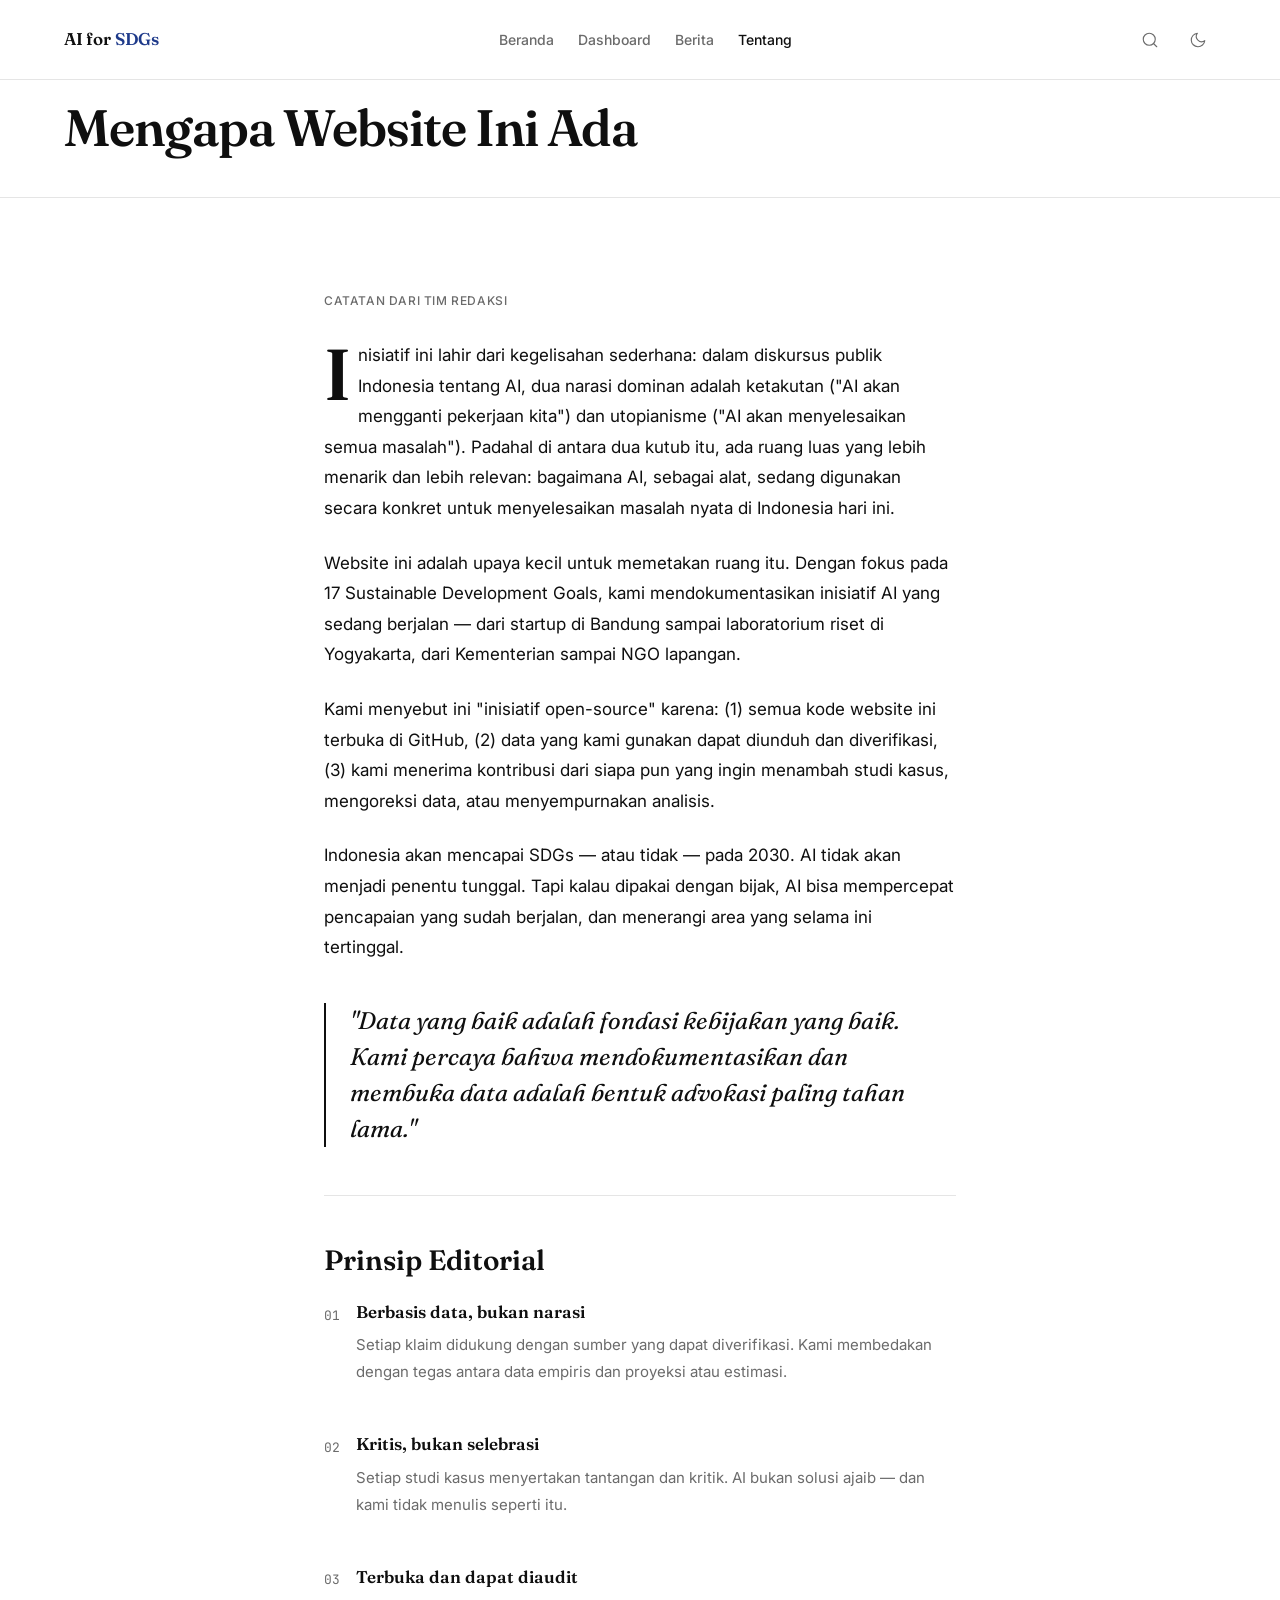
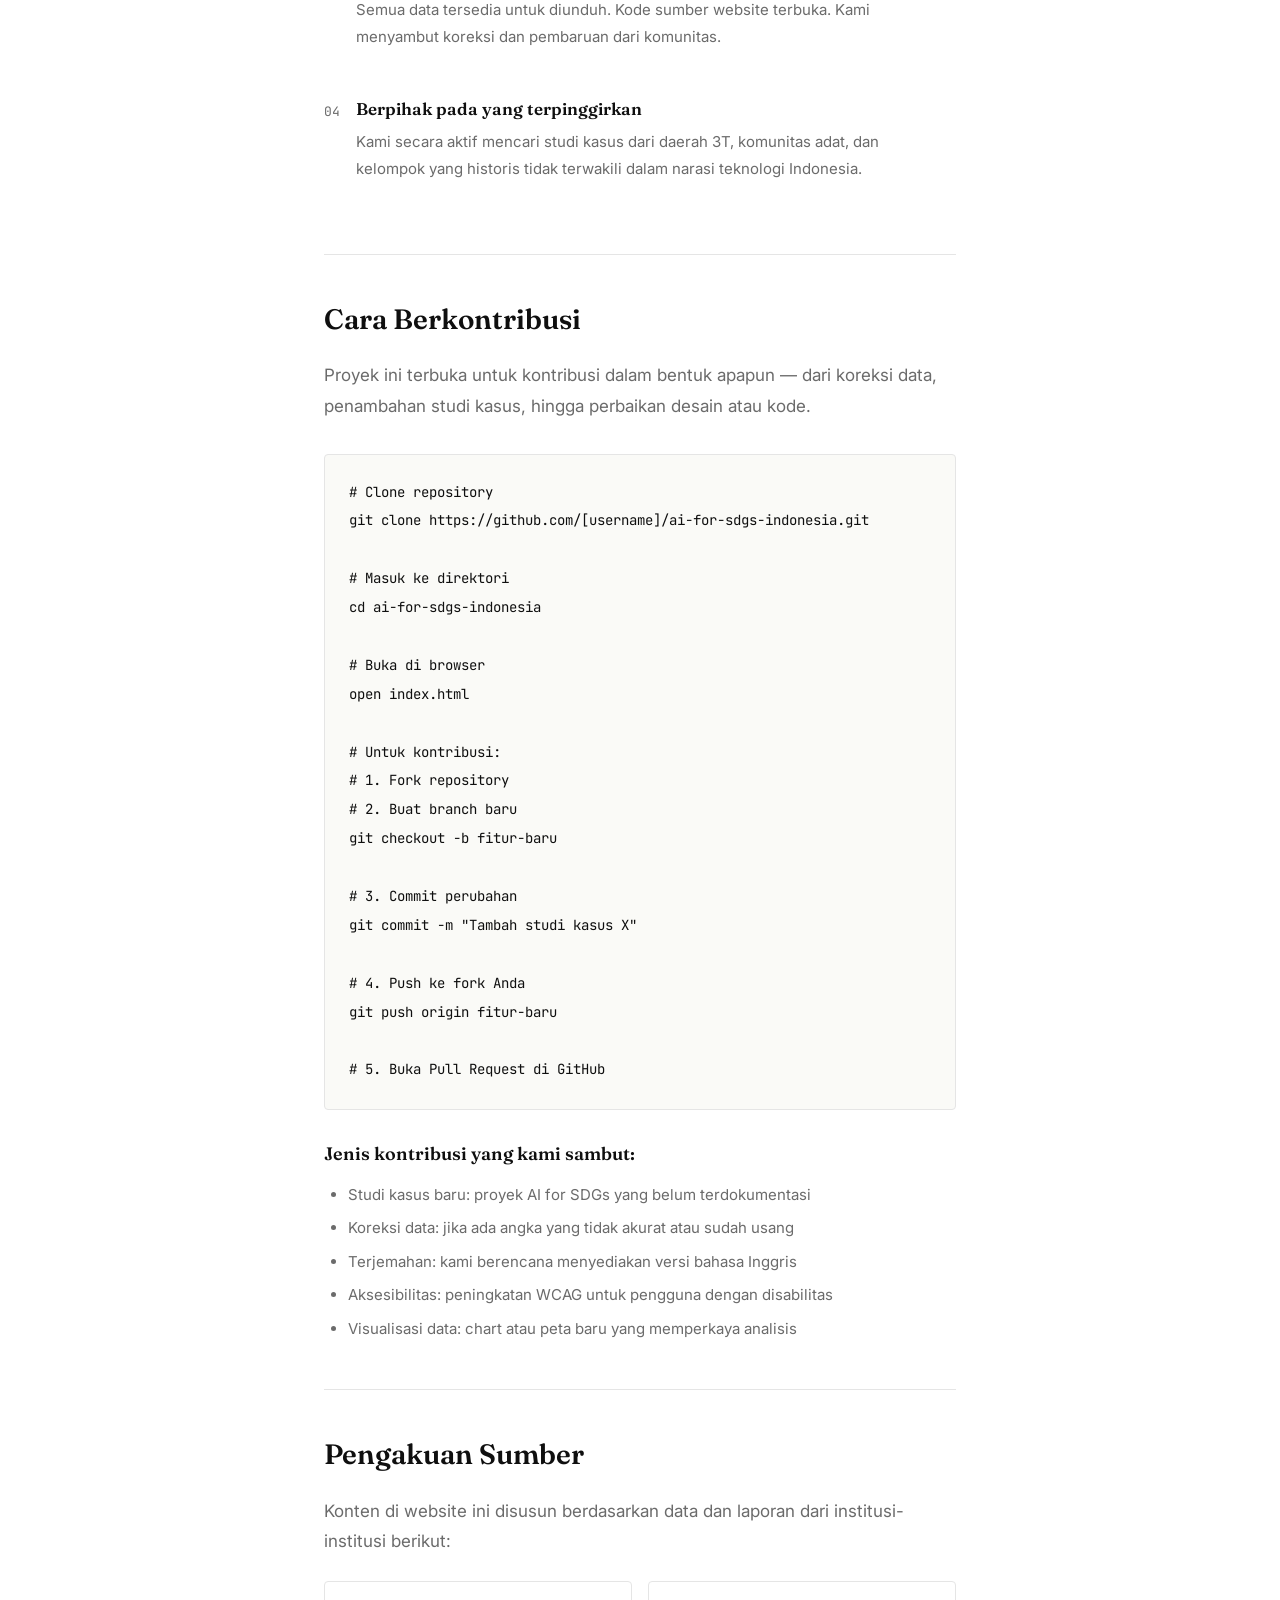
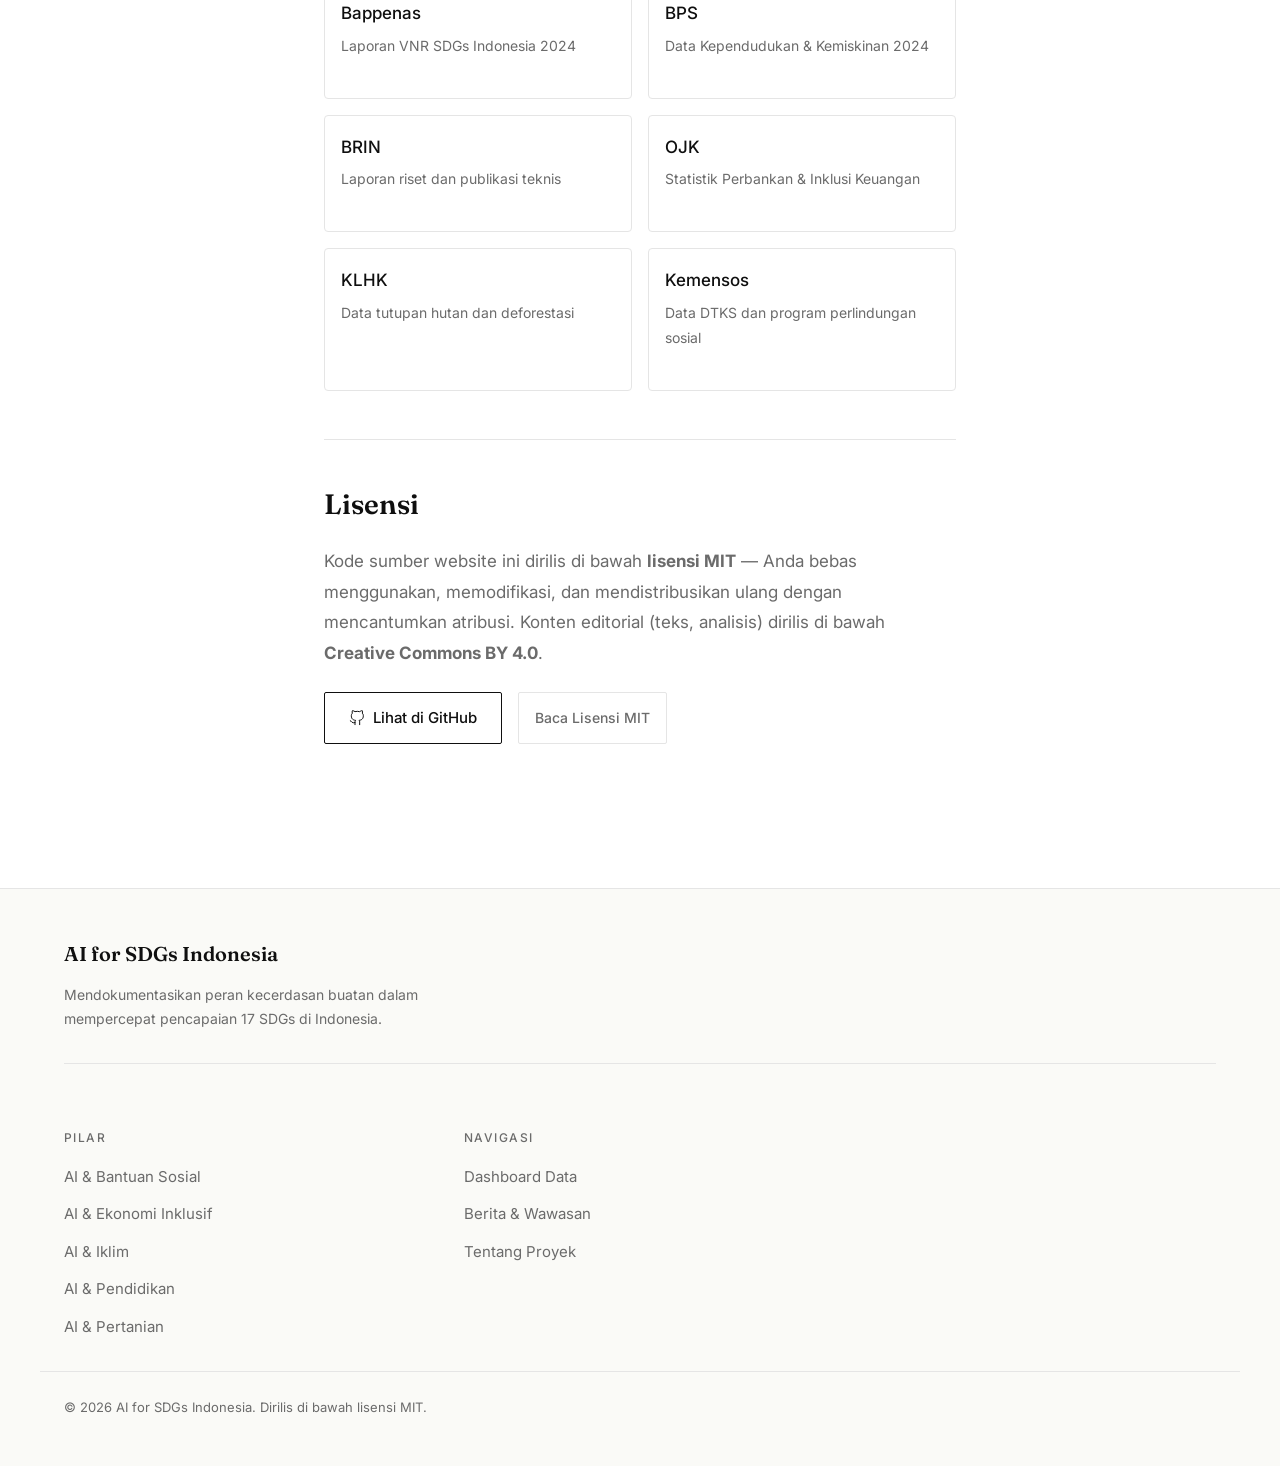
<file: ai-for-sdgs-indonesia/about.html>
<!DOCTYPE html>
<html lang="id" data-theme="light">
<head>
  <meta charset="UTF-8">
  <meta name="viewport" content="width=device-width, initial-scale=1.0">
  <meta name="description" content="Tentang inisiatif open-source AI for SDGs Indonesia — mengapa kami membuat ini dan bagaimana Anda bisa berkontribusi.">
  <title>Tentang Proyek — AI for SDGs Indonesia</title>
  <link rel="stylesheet" href="css/reset.css">
  <link rel="stylesheet" href="css/tokens.css">
  <link rel="stylesheet" href="css/base.css">
  <link rel="stylesheet" href="css/components.css">
  <link rel="stylesheet" href="css/layout.css">
  <link rel="stylesheet" href="css/pages.css">
  <script src="js/theme.js"></script>
</head>
<body>

<!-- NAVIGATION -->
<nav class="nav" role="navigation" aria-label="Navigasi utama">
  <div class="nav__inner">
    <a href="index.html" class="nav__logo" aria-label="AI for SDGs Indonesia — Beranda">AI for <span>SDGs</span></a>
    <div class="nav__links" role="list">
      <a href="index.html" class="nav__link" role="listitem">Beranda</a>
      <a href="dashboard.html" class="nav__link" role="listitem">Dashboard</a>
      <a href="news.html" class="nav__link" role="listitem">Berita</a>
      <a href="about.html" class="nav__link active" role="listitem">Tentang</a>
    </div>
    <div class="nav__actions">
      <button class="nav__icon-btn" data-search-open aria-label="Buka pencarian">
        <svg width="18" height="18" viewBox="0 0 24 24" fill="none" stroke="currentColor" stroke-width="1.5" stroke-linecap="round" stroke-linejoin="round" aria-hidden="true"><circle cx="11" cy="11" r="8"/><line x1="21" y1="21" x2="16.65" y2="16.65"/></svg>
      </button>
      <button class="nav__icon-btn" id="theme-toggle" aria-label="Aktifkan mode gelap">
        <svg class="icon-moon" width="18" height="18" viewBox="0 0 24 24" fill="none" stroke="currentColor" stroke-width="1.5" stroke-linecap="round" stroke-linejoin="round" aria-hidden="true"><path d="M21 12.79A9 9 0 1 1 11.21 3 7 7 0 0 0 21 12.79z"/></svg>
        <svg class="icon-sun" width="18" height="18" viewBox="0 0 24 24" fill="none" stroke="currentColor" stroke-width="1.5" stroke-linecap="round" stroke-linejoin="round" aria-hidden="true" style="display:none"><circle cx="12" cy="12" r="5"/><line x1="12" y1="1" x2="12" y2="3"/><line x1="12" y1="21" x2="12" y2="23"/><line x1="4.22" y1="4.22" x2="5.64" y2="5.64"/><line x1="18.36" y1="18.36" x2="19.78" y2="19.78"/><line x1="1" y1="12" x2="3" y2="12"/><line x1="21" y1="12" x2="23" y2="12"/><line x1="4.22" y1="19.78" x2="5.64" y2="18.36"/><line x1="18.36" y1="5.64" x2="19.78" y2="4.22"/></svg>
      </button>
      <button class="nav__hamburger" aria-label="Buka menu" aria-expanded="false">
        <svg width="20" height="20" viewBox="0 0 24 24" fill="none" stroke="currentColor" stroke-width="1.5" stroke-linecap="round" stroke-linejoin="round" aria-hidden="true"><line x1="3" y1="6" x2="21" y2="6"/><line x1="3" y1="12" x2="21" y2="12"/><line x1="3" y1="18" x2="21" y2="18"/></svg>
      </button>
    </div>
  </div>
</nav>

<!-- MOBILE MENU -->
<div class="mobile-menu" id="mobile-menu" role="dialog" aria-label="Menu navigasi" aria-modal="true">
  <button class="mobile-menu__close" aria-label="Tutup menu">
    <svg width="24" height="24" viewBox="0 0 24 24" fill="none" stroke="currentColor" stroke-width="1.5" stroke-linecap="round" stroke-linejoin="round" aria-hidden="true"><line x1="18" y1="6" x2="6" y2="18"/><line x1="6" y1="6" x2="18" y2="18"/></svg>
  </button>
  <nav class="mobile-menu__links">
    <a href="index.html" class="mobile-menu__link">Beranda</a>
    <a href="dashboard.html" class="mobile-menu__link">Dashboard</a>
    <a href="news.html" class="mobile-menu__link">Berita</a>
    <a href="about.html" class="mobile-menu__link">Tentang</a>
  </nav>
</div>

<!-- SEARCH MODAL -->
<div class="search-modal" role="dialog" aria-label="Pencarian" aria-modal="true">
  <button class="search-modal__close" aria-label="Tutup pencarian">
    <svg width="24" height="24" viewBox="0 0 24 24" fill="none" stroke="currentColor" stroke-width="1.5" stroke-linecap="round" stroke-linejoin="round" aria-hidden="true"><line x1="18" y1="6" x2="6" y2="18"/><line x1="6" y1="6" x2="18" y2="18"/></svg>
  </button>
  <div class="search-modal__input-wrap">
    <svg width="24" height="24" viewBox="0 0 24 24" fill="none" stroke="currentColor" stroke-width="1.5" stroke-linecap="round" stroke-linejoin="round" aria-hidden="true" style="flex-shrink:0;color:var(--color-text-muted)"><circle cx="11" cy="11" r="8"/><line x1="21" y1="21" x2="16.65" y2="16.65"/></svg>
    <input type="search" class="search-modal__input" placeholder="Cari topik, pilar, atau halaman..." aria-label="Cari konten">
  </div>
  <div class="search-modal__results" role="list" aria-live="polite"></div>
</div>

<!-- ABOUT HEADER -->
<header class="about-header page-wrapper" role="banner">
  <div class="container">
    <p class="eyebrow" style="margin-bottom:1rem">TENTANG PROYEK</p>
    <h1 style="font-size:clamp(2rem,4vw,3.5rem);max-width:18ch">Mengapa Website Ini Ada</h1>
  </div>
</header>

<!-- MAIN CONTENT -->
<main id="main-content">
  <div class="about-letter">

    <!-- Letter from the editor -->
    <section aria-labelledby="letter-title">
      <h2 id="letter-title" style="font-size:1.125rem;font-weight:500;font-family:'Inter',sans-serif;color:var(--color-text-muted);margin-bottom:2rem;letter-spacing:0.05em;text-transform:uppercase;font-size:0.75rem">Catatan dari Tim Redaksi</h2>

      <p class="drop-cap">
        Inisiatif ini lahir dari kegelisahan sederhana: dalam diskursus publik Indonesia tentang AI, dua narasi dominan adalah ketakutan ("AI akan mengganti pekerjaan kita") dan utopianisme ("AI akan menyelesaikan semua masalah"). Padahal di antara dua kutub itu, ada ruang luas yang lebih menarik dan lebih relevan: bagaimana AI, sebagai alat, sedang digunakan secara konkret untuk menyelesaikan masalah nyata di Indonesia hari ini.
      </p>
      <p>
        Website ini adalah upaya kecil untuk memetakan ruang itu. Dengan fokus pada 17 Sustainable Development Goals, kami mendokumentasikan inisiatif AI yang sedang berjalan — dari startup di Bandung sampai laboratorium riset di Yogyakarta, dari Kementerian sampai NGO lapangan.
      </p>
      <p>
        Kami menyebut ini "inisiatif open-source" karena: (1) semua kode website ini terbuka di GitHub, (2) data yang kami gunakan dapat diunduh dan diverifikasi, (3) kami menerima kontribusi dari siapa pun yang ingin menambah studi kasus, mengoreksi data, atau menyempurnakan analisis.
      </p>
      <p>
        Indonesia akan mencapai SDGs — atau tidak — pada 2030. AI tidak akan menjadi penentu tunggal. Tapi kalau dipakai dengan bijak, AI bisa mempercepat pencapaian yang sudah berjalan, dan menerangi area yang selama ini tertinggal.
      </p>

      <blockquote class="pull-quote">
        "Data yang baik adalah fondasi kebijakan yang baik. Kami percaya bahwa mendokumentasikan dan membuka data adalah bentuk advokasi paling tahan lama."
      </blockquote>
    </section>

    <hr class="separator" style="margin:3rem 0">

    <!-- Prinsip editorial -->
    <section aria-labelledby="principles-title">
      <h2 id="principles-title">Prinsip Editorial</h2>
      <div style="margin-top:1.5rem;display:flex;flex-direction:column;gap:1.5rem">
        <div style="display:grid;grid-template-columns:auto 1fr;gap:1rem;align-items:start">
          <span style="font-family:'JetBrains Mono',monospace;font-size:0.8125rem;color:var(--color-text-muted);padding-top:0.2rem">01</span>
          <div>
            <h3 style="font-size:1.0625rem;margin-bottom:0.5rem">Berbasis data, bukan narasi</h3>
            <p style="font-size:0.9375rem;color:var(--color-text-muted)">Setiap klaim didukung dengan sumber yang dapat diverifikasi. Kami membedakan dengan tegas antara data empiris dan proyeksi atau estimasi.</p>
          </div>
        </div>
        <div style="display:grid;grid-template-columns:auto 1fr;gap:1rem;align-items:start">
          <span style="font-family:'JetBrains Mono',monospace;font-size:0.8125rem;color:var(--color-text-muted);padding-top:0.2rem">02</span>
          <div>
            <h3 style="font-size:1.0625rem;margin-bottom:0.5rem">Kritis, bukan selebrasi</h3>
            <p style="font-size:0.9375rem;color:var(--color-text-muted)">Setiap studi kasus menyertakan tantangan dan kritik. AI bukan solusi ajaib — dan kami tidak menulis seperti itu.</p>
          </div>
        </div>
        <div style="display:grid;grid-template-columns:auto 1fr;gap:1rem;align-items:start">
          <span style="font-family:'JetBrains Mono',monospace;font-size:0.8125rem;color:var(--color-text-muted);padding-top:0.2rem">03</span>
          <div>
            <h3 style="font-size:1.0625rem;margin-bottom:0.5rem">Terbuka dan dapat diaudit</h3>
            <p style="font-size:0.9375rem;color:var(--color-text-muted)">Semua data tersedia untuk diunduh. Kode sumber website terbuka. Kami menyambut koreksi dan pembaruan dari komunitas.</p>
          </div>
        </div>
        <div style="display:grid;grid-template-columns:auto 1fr;gap:1rem;align-items:start">
          <span style="font-family:'JetBrains Mono',monospace;font-size:0.8125rem;color:var(--color-text-muted);padding-top:0.2rem">04</span>
          <div>
            <h3 style="font-size:1.0625rem;margin-bottom:0.5rem">Berpihak pada yang terpinggirkan</h3>
            <p style="font-size:0.9375rem;color:var(--color-text-muted)">Kami secara aktif mencari studi kasus dari daerah 3T, komunitas adat, dan kelompok yang historis tidak terwakili dalam narasi teknologi Indonesia.</p>
          </div>
        </div>
      </div>
    </section>

    <hr class="separator" style="margin:3rem 0">

    <!-- Cara berkontribusi -->
    <section aria-labelledby="contribute-title">
      <h2 id="contribute-title">Cara Berkontribusi</h2>
      <p style="margin-top:1rem;margin-bottom:2rem;color:var(--color-text-muted)">
        Proyek ini terbuka untuk kontribusi dalam bentuk apapun — dari koreksi data, penambahan studi kasus, hingga perbaikan desain atau kode.
      </p>

      <pre><code># Clone repository
git clone https://github.com/[username]/ai-for-sdgs-indonesia.git

# Masuk ke direktori
cd ai-for-sdgs-indonesia

# Buka di browser
open index.html

# Untuk kontribusi:
# 1. Fork repository
# 2. Buat branch baru
git checkout -b fitur-baru

# 3. Commit perubahan
git commit -m "Tambah studi kasus X"

# 4. Push ke fork Anda
git push origin fitur-baru

# 5. Buka Pull Request di GitHub</code></pre>

      <div style="margin-top:2rem;display:flex;flex-direction:column;gap:1rem">
        <h3 style="font-size:1.125rem">Jenis kontribusi yang kami sambut:</h3>
        <ul style="list-style:disc;padding-left:1.5rem;display:flex;flex-direction:column;gap:0.5rem;color:var(--color-text-muted);font-size:0.9375rem">
          <li>Studi kasus baru: proyek AI for SDGs yang belum terdokumentasi</li>
          <li>Koreksi data: jika ada angka yang tidak akurat atau sudah usang</li>
          <li>Terjemahan: kami berencana menyediakan versi bahasa Inggris</li>
          <li>Aksesibilitas: peningkatan WCAG untuk pengguna dengan disabilitas</li>
          <li>Visualisasi data: chart atau peta baru yang memperkaya analisis</li>
        </ul>
      </div>
    </section>

    <hr class="separator" style="margin:3rem 0">

    <!-- Acknowledgments -->
    <section aria-labelledby="ack-title">
      <h2 id="ack-title">Pengakuan Sumber</h2>
      <p style="margin-top:1rem;margin-bottom:1.5rem;color:var(--color-text-muted)">
        Konten di website ini disusun berdasarkan data dan laporan dari institusi-institusi berikut:
      </p>
      <div style="display:grid;grid-template-columns:repeat(2,1fr);gap:1rem">
        <div style="padding:1rem;border:var(--border);border-radius:var(--radius-md)">
          <p style="font-weight:500;margin-bottom:0.25rem">Bappenas</p>
          <p style="font-size:0.875rem;color:var(--color-text-muted)">Laporan VNR SDGs Indonesia 2024</p>
        </div>
        <div style="padding:1rem;border:var(--border);border-radius:var(--radius-md)">
          <p style="font-weight:500;margin-bottom:0.25rem">BPS</p>
          <p style="font-size:0.875rem;color:var(--color-text-muted)">Data Kependudukan & Kemiskinan 2024</p>
        </div>
        <div style="padding:1rem;border:var(--border);border-radius:var(--radius-md)">
          <p style="font-weight:500;margin-bottom:0.25rem">BRIN</p>
          <p style="font-size:0.875rem;color:var(--color-text-muted)">Laporan riset dan publikasi teknis</p>
        </div>
        <div style="padding:1rem;border:var(--border);border-radius:var(--radius-md)">
          <p style="font-weight:500;margin-bottom:0.25rem">OJK</p>
          <p style="font-size:0.875rem;color:var(--color-text-muted)">Statistik Perbankan & Inklusi Keuangan</p>
        </div>
        <div style="padding:1rem;border:var(--border);border-radius:var(--radius-md)">
          <p style="font-weight:500;margin-bottom:0.25rem">KLHK</p>
          <p style="font-size:0.875rem;color:var(--color-text-muted)">Data tutupan hutan dan deforestasi</p>
        </div>
        <div style="padding:1rem;border:var(--border);border-radius:var(--radius-md)">
          <p style="font-weight:500;margin-bottom:0.25rem">Kemensos</p>
          <p style="font-size:0.875rem;color:var(--color-text-muted)">Data DTKS dan program perlindungan sosial</p>
        </div>
      </div>
    </section>

    <hr class="separator" style="margin:3rem 0">

    <!-- Lisensi -->
    <section aria-labelledby="license-title">
      <h2 id="license-title">Lisensi</h2>
      <p style="margin-top:1rem;color:var(--color-text-muted)">
        Kode sumber website ini dirilis di bawah <strong>lisensi MIT</strong> — Anda bebas menggunakan, memodifikasi, dan mendistribusikan ulang dengan mencantumkan atribusi. Konten editorial (teks, analisis) dirilis di bawah <strong>Creative Commons BY 4.0</strong>.
      </p>
      <div style="margin-top:1.5rem;display:flex;gap:1rem;flex-wrap:wrap">
        <a href="https://github.com" class="btn btn--secondary" target="_blank" rel="noopener noreferrer" aria-label="Lihat kode sumber di GitHub (tautan eksternal)">
          <svg width="16" height="16" viewBox="0 0 24 24" fill="none" stroke="currentColor" stroke-width="1.5" stroke-linecap="round" stroke-linejoin="round" aria-hidden="true"><path d="M9 19c-5 1.5-5-2.5-7-3m14 6v-3.87a3.37 3.37 0 0 0-.94-2.61c3.14-.35 6.44-1.54 6.44-7A5.44 5.44 0 0 0 20 4.77 5.07 5.07 0 0 0 19.91 1S18.73.65 16 2.48a13.38 13.38 0 0 0-7 0C6.27.65 5.09 1 5.09 1A5.07 5.07 0 0 0 5 4.77a5.44 5.44 0 0 0-1.5 3.78c0 5.42 3.3 6.61 6.44 7A3.37 3.37 0 0 0 9 18.13V22"/></svg>
          Lihat di GitHub
        </a>
        <a href="LICENSE" class="btn btn--ghost" aria-label="Baca lisensi MIT">Baca Lisensi MIT</a>
      </div>
    </section>

  </div>
</main>

<!-- FOOTER -->
<footer class="footer" role="contentinfo">
  <div class="footer__inner">
    <div class="footer__brand">
      <span class="footer__logo">AI for SDGs Indonesia</span>
      <p class="footer__tagline">Mendokumentasikan peran kecerdasan buatan dalam mempercepat pencapaian 17 SDGs di Indonesia.</p>
    </div>
    <div>
      <p class="footer__section-title">Pilar</p>
      <nav class="footer__links" aria-label="Navigasi pilar">
        <a href="pillars/social-aid.html" class="footer__link">AI & Bantuan Sosial</a>
        <a href="pillars/inclusive-economy.html" class="footer__link">AI & Ekonomi Inklusif</a>
        <a href="pillars/climate.html" class="footer__link">AI & Iklim</a>
        <a href="pillars/education.html" class="footer__link">AI & Pendidikan</a>
        <a href="pillars/agriculture.html" class="footer__link">AI & Pertanian</a>
      </nav>
    </div>
    <div>
      <p class="footer__section-title">Navigasi</p>
      <nav class="footer__links" aria-label="Navigasi utama footer">
        <a href="dashboard.html" class="footer__link">Dashboard Data</a>
        <a href="news.html" class="footer__link">Berita & Wawasan</a>
        <a href="about.html" class="footer__link">Tentang Proyek</a>
      </nav>
    </div>
  </div>
  <div class="footer__bottom">
    <p class="footer__copyright">© 2026 AI for SDGs Indonesia. Dirilis di bawah lisensi MIT.</p>
  </div>
</footer>

<script src="js/main.js"></script>
</body>
</html>
</file>
<file: ai-for-sdgs-indonesia/css/tokens.css>
/* Design Tokens — Color, spacing, typography scale */
:root {
  /* Colors */
  --color-bg: #FFFFFF;
  --color-bg-alt: #FAFAF7;
  --color-text: #0F0F0F;
  --color-text-muted: #6B6B6B;
  --color-border: #E5E5E5;
  --color-accent: #1E3A8A;
  --color-accent-hover: #1E40AF;
  --color-highlight: #FEF3C7;

  /* Spacing */
  --space-1: 0.25rem;
  --space-2: 0.5rem;
  --space-3: 0.75rem;
  --space-4: 1rem;
  --space-5: 1.25rem;
  --space-6: 1.5rem;
  --space-8: 2rem;
  --space-10: 2.5rem;
  --space-12: 3rem;
  --space-16: 4rem;
  --space-20: 5rem;
  --space-24: 6rem;

  /* Layout */
  --container-max: 1200px;
  --article-max: 680px;
  --nav-height: 80px;
  --nav-height-shrunk: 60px;

  /* Border */
  --border: 1px solid var(--color-border);
  --radius-sm: 2px;
  --radius-md: 4px;

  /* Shadow — kept minimal */
  --shadow-sm: 0 1px 2px rgba(0, 0, 0, 0.04);

  /* Transition */
  --transition-fast: 150ms ease;
  --transition-base: 250ms ease;
}

[data-theme="dark"] {
  --color-bg: #0F0F0F;
  --color-bg-alt: #1A1A1A;
  --color-text: #FAFAFA;
  --color-text-muted: #A0A0A0;
  --color-border: #2A2A2A;
  --color-accent: #60A5FA;
  --color-accent-hover: #93C5FD;
  --color-highlight: #422006;
}
</file>
<file: ai-for-sdgs-indonesia/css/base.css>
/* Base Styles — Typography, body, global elements */
@import url('https://fonts.googleapis.com/css2?family=Fraunces:ital,opsz,wght@0,9..144,400;0,9..144,600;1,9..144,400;1,9..144,600&family=Inter:wght@400;500&family=JetBrains+Mono:wght@400;500&display=swap');

body {
  background-color: var(--color-bg);
  color: var(--color-text);
  font-family: 'Inter', sans-serif;
  font-size: 1.0625rem;
  line-height: 1.7;
  transition: background-color var(--transition-base), color var(--transition-base);
}

/* Headings */
h1 {
  font-family: 'Fraunces', serif;
  font-size: clamp(2.5rem, 5vw, 4.5rem);
  font-weight: 600;
  line-height: 1.1;
  letter-spacing: -0.02em;
}

h2 {
  font-family: 'Fraunces', serif;
  font-size: clamp(1.75rem, 3vw, 2.5rem);
  font-weight: 600;
  line-height: 1.2;
}

h3 {
  font-family: 'Fraunces', serif;
  font-size: 1.5rem;
  font-weight: 600;
  line-height: 1.3;
}

h4 {
  font-family: 'Inter', sans-serif;
  font-size: 1.125rem;
  font-weight: 500;
  line-height: 1.4;
}

p {
  max-width: 65ch;
}

/* Text utilities */
.eyebrow {
  font-family: 'Inter', sans-serif;
  font-size: 0.75rem;
  font-weight: 500;
  text-transform: uppercase;
  letter-spacing: 0.15em;
  color: var(--color-text-muted);
}

.caption {
  font-family: 'Inter', sans-serif;
  font-size: 0.875rem;
  color: var(--color-text-muted);
  font-style: italic;
}

.data-number {
  font-family: 'Fraunces', serif;
  font-size: clamp(3rem, 6vw, 5rem);
  font-weight: 600;
  line-height: 1;
  letter-spacing: -0.03em;
}

.data-mono {
  font-family: 'JetBrains Mono', monospace;
  font-size: 0.9375rem;
}

/* Links */
.inline-link {
  color: var(--color-accent);
  text-decoration: underline;
  text-underline-offset: 4px;
  transition: color var(--transition-fast);
}

.inline-link:hover {
  color: var(--color-accent-hover);
}

/* Drop cap */
.drop-cap::first-letter {
  font-family: 'Fraunces', serif;
  font-size: 4.5rem;
  font-weight: 600;
  line-height: 0.85;
  float: left;
  margin-right: 0.1em;
  margin-top: 0.05em;
  color: var(--color-text);
}

/* Separator */
.separator {
  width: 100%;
  height: 1px;
  background-color: var(--color-border);
  border: none;
}

/* Highlight */
mark {
  background-color: var(--color-highlight);
  color: var(--color-text);
  padding: 0 0.15em;
}

/* Code block */
pre {
  background-color: var(--color-bg-alt);
  border: var(--border);
  border-radius: var(--radius-md);
  padding: var(--space-6);
  overflow-x: auto;
}

code {
  font-family: 'JetBrains Mono', monospace;
  font-size: 0.875em;
}

pre code {
  font-size: 0.875rem;
  line-height: 1.6;
}

/* Selection */
::selection {
  background-color: var(--color-highlight);
  color: var(--color-text);
}

/* Scrollbar */
::-webkit-scrollbar {
  width: 6px;
}

::-webkit-scrollbar-track {
  background: var(--color-bg);
}

::-webkit-scrollbar-thumb {
  background: var(--color-border);
  border-radius: 3px;
}

::-webkit-scrollbar-thumb:hover {
  background: var(--color-text-muted);
}
</file>
<file: ai-for-sdgs-indonesia/css/components.css>
/* Components — Reusable UI elements */

/* === NAVIGATION === */
.nav {
  position: fixed;
  top: 0;
  left: 0;
  right: 0;
  z-index: 100;
  height: var(--nav-height);
  background-color: var(--color-bg);
  border-bottom: var(--border);
  transition: height var(--transition-base), background-color var(--transition-base);
  display: flex;
  align-items: center;
}

.nav.shrunk {
  height: var(--nav-height-shrunk);
}

.nav__inner {
  width: 100%;
  max-width: var(--container-max);
  margin: 0 auto;
  padding: 0 var(--space-6);
  display: flex;
  align-items: center;
  justify-content: space-between;
  gap: var(--space-8);
}

.nav__logo {
  font-family: 'Fraunces', serif;
  font-size: 1.0625rem;
  font-weight: 600;
  letter-spacing: -0.01em;
  white-space: nowrap;
  flex-shrink: 0;
}

.nav__logo span {
  color: var(--color-accent);
}

.nav__links {
  display: flex;
  align-items: center;
  gap: var(--space-6);
}

.nav__link {
  font-size: 0.875rem;
  font-weight: 500;
  color: var(--color-text-muted);
  transition: color var(--transition-fast);
  white-space: nowrap;
}

.nav__link:hover,
.nav__link.active {
  color: var(--color-text);
}

.nav__actions {
  display: flex;
  align-items: center;
  gap: var(--space-3);
}

.nav__icon-btn {
  display: flex;
  align-items: center;
  justify-content: center;
  width: 36px;
  height: 36px;
  color: var(--color-text-muted);
  border-radius: var(--radius-sm);
  transition: color var(--transition-fast), background-color var(--transition-fast);
}

.nav__icon-btn:hover {
  color: var(--color-text);
  background-color: var(--color-bg-alt);
}

.nav__hamburger {
  display: none;
  align-items: center;
  justify-content: center;
  width: 36px;
  height: 36px;
  color: var(--color-text);
  border-radius: var(--radius-sm);
  transition: color var(--transition-fast);
}

/* Mobile menu overlay */
.mobile-menu {
  position: fixed;
  inset: 0;
  z-index: 200;
  background-color: var(--color-bg);
  display: flex;
  flex-direction: column;
  padding: var(--space-6);
  transform: translateX(100%);
  transition: transform var(--transition-base);
}

.mobile-menu.open {
  transform: translateX(0);
}

.mobile-menu__close {
  align-self: flex-end;
  display: flex;
  align-items: center;
  justify-content: center;
  width: 40px;
  height: 40px;
  color: var(--color-text);
  margin-bottom: var(--space-8);
}

.mobile-menu__links {
  display: flex;
  flex-direction: column;
  gap: var(--space-6);
  flex: 1;
  justify-content: center;
}

.mobile-menu__link {
  font-family: 'Fraunces', serif;
  font-size: clamp(2rem, 6vw, 3rem);
  font-weight: 600;
  color: var(--color-text);
  transition: color var(--transition-fast);
}

.mobile-menu__link:hover {
  color: var(--color-accent);
}

.mobile-menu__footer {
  padding-top: var(--space-8);
  border-top: var(--border);
  display: flex;
  gap: var(--space-4);
}

/* === SEARCH MODAL === */
.search-modal {
  position: fixed;
  inset: 0;
  z-index: 300;
  background-color: var(--color-bg);
  display: flex;
  flex-direction: column;
  padding: var(--space-6);
  opacity: 0;
  pointer-events: none;
  transition: opacity var(--transition-base);
}

.search-modal.open {
  opacity: 1;
  pointer-events: all;
}

.search-modal__close {
  align-self: flex-end;
  display: flex;
  align-items: center;
  justify-content: center;
  width: 40px;
  height: 40px;
  color: var(--color-text-muted);
  margin-bottom: var(--space-8);
  transition: color var(--transition-fast);
}

.search-modal__close:hover {
  color: var(--color-text);
}

.search-modal__input-wrap {
  max-width: 760px;
  margin: 0 auto;
  width: 100%;
  border-bottom: 2px solid var(--color-text);
  padding-bottom: var(--space-3);
  display: flex;
  align-items: center;
  gap: var(--space-4);
}

.search-modal__input {
  flex: 1;
  font-family: 'Fraunces', serif;
  font-size: clamp(1.75rem, 4vw, 2.5rem);
  font-weight: 600;
  background: none;
  border: none;
  color: var(--color-text);
  outline: none;
}

.search-modal__input::placeholder {
  color: var(--color-text-muted);
}

.search-modal__results {
  max-width: 760px;
  margin: var(--space-8) auto 0;
  width: 100%;
}

.search-result-item {
  padding: var(--space-4) 0;
  border-bottom: var(--border);
  cursor: pointer;
  transition: background-color var(--transition-fast);
}

.search-result-item:hover .search-result-item__title {
  color: var(--color-accent);
}

.search-result-item__eyebrow {
  font-size: 0.75rem;
  text-transform: uppercase;
  letter-spacing: 0.1em;
  color: var(--color-text-muted);
  margin-bottom: var(--space-1);
}

.search-result-item__title {
  font-family: 'Fraunces', serif;
  font-size: 1.25rem;
  font-weight: 600;
  transition: color var(--transition-fast);
}

/* === READING PROGRESS BAR === */
.reading-progress {
  position: fixed;
  top: 0;
  left: 0;
  z-index: 200;
  height: 2px;
  background-color: var(--color-accent);
  width: 0%;
  transition: width 50ms linear;
}

/* === BUTTONS === */
.btn {
  display: inline-flex;
  align-items: center;
  gap: var(--space-2);
  padding: 0.75rem 1.5rem;
  font-family: 'Inter', sans-serif;
  font-size: 0.9375rem;
  font-weight: 500;
  border-radius: var(--radius-sm);
  transition: background-color var(--transition-fast), color var(--transition-fast), border-color var(--transition-fast);
  cursor: pointer;
}

.btn--primary {
  background-color: var(--color-accent);
  color: #fff;
  border: 1px solid var(--color-accent);
}

.btn--primary:hover {
  background-color: var(--color-accent-hover);
  border-color: var(--color-accent-hover);
}

.btn--secondary {
  background-color: transparent;
  color: var(--color-text);
  border: 1px solid var(--color-text);
}

.btn--secondary:hover {
  background-color: var(--color-text);
  color: var(--color-bg);
}

.btn--ghost {
  background-color: transparent;
  color: var(--color-text-muted);
  border: 1px solid var(--color-border);
  padding: 0.5rem 1rem;
  font-size: 0.875rem;
}

.btn--ghost:hover {
  color: var(--color-text);
  border-color: var(--color-text-muted);
}

/* === CARD === */
.card {
  background-color: var(--color-bg);
  border: var(--border);
  border-radius: var(--radius-md);
  overflow: hidden;
  transition: border-color var(--transition-fast);
}

.card:hover {
  border-color: var(--color-text-muted);
}

.card__image {
  width: 100%;
  aspect-ratio: 16 / 9;
  object-fit: cover;
}

.card__body {
  padding: var(--space-6);
}

.card__category {
  font-size: 0.75rem;
  font-weight: 500;
  text-transform: uppercase;
  letter-spacing: 0.1em;
  color: var(--color-accent);
  margin-bottom: var(--space-3);
}

.card__title {
  font-family: 'Fraunces', serif;
  font-size: 1.25rem;
  font-weight: 600;
  line-height: 1.3;
  margin-bottom: var(--space-3);
  color: var(--color-text);
  transition: color var(--transition-fast);
}

.card:hover .card__title {
  color: var(--color-accent);
}

.card__meta {
  font-size: 0.875rem;
  color: var(--color-text-muted);
  margin-bottom: var(--space-3);
}

.card__excerpt {
  font-size: 0.9375rem;
  color: var(--color-text-muted);
  line-height: 1.6;
  display: -webkit-box;
  -webkit-line-clamp: 2;
  -webkit-box-orient: vertical;
  overflow: hidden;
}

/* === PULL QUOTE === */
.pull-quote {
  font-family: 'Fraunces', serif;
  font-style: italic;
  font-size: clamp(1.25rem, 2.5vw, 1.5rem);
  line-height: 1.5;
  border-left: 2px solid var(--color-text);
  padding-left: var(--space-6);
  margin: var(--space-10) 0;
  color: var(--color-text);
}

/* === DATA CALLOUT === */
.data-callout {
  padding: var(--space-8) 0;
  border-top: var(--border);
  border-bottom: var(--border);
}

.data-callout__grid {
  display: grid;
  grid-template-columns: repeat(auto-fit, minmax(200px, 1fr));
  gap: var(--space-8);
}

.data-callout__item {
  display: flex;
  flex-direction: column;
  gap: var(--space-2);
}

.data-callout__number {
  font-family: 'Fraunces', serif;
  font-size: clamp(2.5rem, 5vw, 4rem);
  font-weight: 600;
  line-height: 1;
  letter-spacing: -0.03em;
  color: var(--color-text);
}

.data-callout__label {
  font-size: 0.75rem;
  font-weight: 500;
  text-transform: uppercase;
  letter-spacing: 0.1em;
  color: var(--color-text-muted);
}

.data-callout__source {
  font-size: 0.75rem;
  color: var(--color-text-muted);
  font-style: italic;
}

/* === PILLAR CARD === */
.pillar-card {
  display: grid;
  grid-template-columns: auto 1fr;
  gap: var(--space-6);
  padding: var(--space-8) 0;
  border-bottom: var(--border);
  text-decoration: none;
  transition: opacity var(--transition-fast);
}

.pillar-card:first-of-type {
  border-top: var(--border);
}

.pillar-card:hover .pillar-card__title {
  color: var(--color-accent);
}

.pillar-card__number {
  font-family: 'JetBrains Mono', monospace;
  font-size: 0.875rem;
  color: var(--color-text-muted);
  padding-top: 0.35rem;
  min-width: 3ch;
}

.pillar-card__content {
  display: flex;
  flex-direction: column;
  gap: var(--space-2);
}

.pillar-card__eyebrow {
  font-size: 0.75rem;
  font-weight: 500;
  text-transform: uppercase;
  letter-spacing: 0.12em;
  color: var(--color-accent);
}

.pillar-card__title {
  font-family: 'Fraunces', serif;
  font-size: 1.375rem;
  font-weight: 600;
  line-height: 1.3;
  color: var(--color-text);
  transition: color var(--transition-fast);
}

.pillar-card__excerpt {
  font-size: 0.9375rem;
  color: var(--color-text-muted);
  line-height: 1.6;
  max-width: 55ch;
}

.pillar-card__arrow {
  display: flex;
  align-items: center;
  gap: var(--space-2);
  font-size: 0.875rem;
  font-weight: 500;
  color: var(--color-accent);
  margin-top: var(--space-3);
  transition: gap var(--transition-fast);
}

.pillar-card:hover .pillar-card__arrow {
  gap: var(--space-3);
}

/* === ARTICLE HEADER === */
.article-header {
  padding: var(--space-24) 0 var(--space-12);
  border-bottom: var(--border);
  margin-bottom: var(--space-12);
}

.article-header__eyebrow {
  margin-bottom: var(--space-5);
}

.article-header__headline {
  margin-bottom: var(--space-6);
}

.article-header__deck {
  font-family: 'Fraunces', serif;
  font-style: italic;
  font-size: clamp(1.125rem, 2vw, 1.375rem);
  line-height: 1.6;
  color: var(--color-text-muted);
  max-width: 55ch;
  margin-bottom: var(--space-6);
}

.article-header__byline {
  font-size: 0.875rem;
  color: var(--color-text-muted);
  display: flex;
  align-items: center;
  gap: var(--space-3);
}

.article-header__byline::before {
  content: '';
  display: inline-block;
  width: 24px;
  height: 1px;
  background-color: var(--color-text-muted);
}

/* === ARTICLE BODY === */
.article-body {
  max-width: var(--article-max);
}

.article-body p {
  margin-bottom: var(--space-6);
}

.article-body h2 {
  margin-top: var(--space-12);
  margin-bottom: var(--space-5);
  font-size: clamp(1.5rem, 2.5vw, 2rem);
}

.article-body h3 {
  margin-top: var(--space-8);
  margin-bottom: var(--space-4);
  font-size: 1.25rem;
}

.article-section {
  margin-bottom: var(--space-12);
}

/* === RELATED SDGS === */
.sdg-tags {
  display: flex;
  flex-wrap: wrap;
  gap: var(--space-2);
  margin-top: var(--space-4);
}

.sdg-tag {
  display: inline-flex;
  align-items: center;
  gap: var(--space-2);
  padding: var(--space-2) var(--space-3);
  border: var(--border);
  border-radius: var(--radius-sm);
  font-size: 0.8125rem;
  font-weight: 500;
  color: var(--color-text-muted);
  transition: border-color var(--transition-fast), color var(--transition-fast);
}

.sdg-tag:hover {
  border-color: var(--color-accent);
  color: var(--color-accent);
}

/* === FILTER PANEL === */
.filter-panel {
  display: flex;
  align-items: center;
  gap: var(--space-4);
  padding: var(--space-5) 0;
  border-bottom: var(--border);
  flex-wrap: wrap;
}

.filter-panel__label {
  font-size: 0.875rem;
  font-weight: 500;
  color: var(--color-text-muted);
}

.filter-select {
  appearance: none;
  background-color: var(--color-bg);
  border: var(--border);
  border-radius: var(--radius-sm);
  padding: 0.5rem 2rem 0.5rem 0.75rem;
  font-family: 'Inter', sans-serif;
  font-size: 0.875rem;
  color: var(--color-text);
  cursor: pointer;
  background-image: url("data:image/svg+xml,%3Csvg xmlns='http://www.w3.org/2000/svg' width='16' height='16' viewBox='0 0 24 24' fill='none' stroke='%236B6B6B' stroke-width='1.5' stroke-linecap='round' stroke-linejoin='round'%3E%3Cpolyline points='6 9 12 15 18 9'%3E%3C/polyline%3E%3C/svg%3E");
  background-repeat: no-repeat;
  background-position: right 0.5rem center;
  transition: border-color var(--transition-fast);
}

.filter-select:hover,
.filter-select:focus {
  border-color: var(--color-text-muted);
  outline: none;
}

/* === CHART CONTAINER === */
.chart-container {
  position: relative;
  background-color: var(--color-bg);
  border: var(--border);
  border-radius: var(--radius-md);
  padding: var(--space-8);
  margin-bottom: var(--space-8);
}

.chart-container__header {
  margin-bottom: var(--space-6);
}

.chart-container__title {
  font-family: 'Fraunces', serif;
  font-size: 1.25rem;
  font-weight: 600;
  margin-bottom: var(--space-2);
}

.chart-container__subtitle {
  font-size: 0.875rem;
  color: var(--color-text-muted);
}

/* === MAP CONTAINER === */
.map-container {
  border: var(--border);
  border-radius: var(--radius-md);
  overflow: hidden;
  margin-bottom: var(--space-8);
}

.map-container__header {
  padding: var(--space-6) var(--space-8);
  border-bottom: var(--border);
}

#map {
  height: 500px;
  width: 100%;
}

/* Leaflet popup overrides */
.leaflet-popup-content-wrapper {
  background: var(--color-bg);
  border: var(--border);
  border-radius: var(--radius-md);
  box-shadow: none;
  padding: 0;
}

.leaflet-popup-content {
  margin: 0;
  width: 260px !important;
}

.map-popup {
  padding: var(--space-5);
}

.map-popup__pillar {
  font-size: 0.6875rem;
  font-weight: 500;
  text-transform: uppercase;
  letter-spacing: 0.12em;
  color: var(--color-accent);
  margin-bottom: var(--space-2);
}

.map-popup__name {
  font-family: 'Fraunces', serif;
  font-size: 1rem;
  font-weight: 600;
  line-height: 1.3;
  margin-bottom: var(--space-2);
  color: var(--color-text);
}

.map-popup__province {
  font-size: 0.8125rem;
  color: var(--color-text-muted);
  margin-bottom: var(--space-3);
}

.map-popup__desc {
  font-size: 0.8125rem;
  line-height: 1.5;
  color: var(--color-text-muted);
}

.leaflet-popup-tip {
  background: var(--color-bg);
}

/* === FOOTER === */
.footer {
  border-top: var(--border);
  padding: var(--space-12) 0;
  margin-top: var(--space-24);
  background-color: var(--color-bg-alt);
}

.footer__inner {
  max-width: var(--container-max);
  margin: 0 auto;
  padding: 0 var(--space-6);
  display: grid;
  grid-template-columns: 1fr 1fr 1fr;
  gap: var(--space-12);
}

.footer__brand {
  grid-column: 1 / -1;
  display: flex;
  flex-direction: column;
  gap: var(--space-3);
  border-bottom: var(--border);
  padding-bottom: var(--space-8);
  margin-bottom: var(--space-4);
}

.footer__logo {
  font-family: 'Fraunces', serif;
  font-size: 1.25rem;
  font-weight: 600;
}

.footer__tagline {
  font-size: 0.875rem;
  color: var(--color-text-muted);
  max-width: 40ch;
}

.footer__section-title {
  font-size: 0.75rem;
  font-weight: 500;
  text-transform: uppercase;
  letter-spacing: 0.12em;
  color: var(--color-text-muted);
  margin-bottom: var(--space-4);
}

.footer__links {
  display: flex;
  flex-direction: column;
  gap: var(--space-3);
}

.footer__link {
  font-size: 0.9375rem;
  color: var(--color-text-muted);
  transition: color var(--transition-fast);
}

.footer__link:hover {
  color: var(--color-text);
}

.footer__bottom {
  max-width: var(--container-max);
  margin: var(--space-8) auto 0;
  padding: var(--space-6) var(--space-6) 0;
  border-top: var(--border);
  display: flex;
  justify-content: space-between;
  align-items: center;
  gap: var(--space-4);
  flex-wrap: wrap;
}

.footer__copyright {
  font-size: 0.8125rem;
  color: var(--color-text-muted);
}
</file>
<file: ai-for-sdgs-indonesia/css/layout.css>
/* Layout — Grid, containers, sections */

.container {
  max-width: var(--container-max);
  margin: 0 auto;
  padding: 0 var(--space-6);
}

.container--narrow {
  max-width: 760px;
  margin: 0 auto;
  padding: 0 var(--space-6);
}

.container--article {
  max-width: var(--article-max);
  margin: 0 auto;
  padding: 0 var(--space-6);
}

/* Page wrapper — accounts for fixed nav */
.page-wrapper {
  padding-top: var(--nav-height);
}

/* === SECTION === */
.section {
  padding: var(--space-24) 0;
}

.section--alt {
  background-color: var(--color-bg-alt);
}

.section--bordered {
  border-top: var(--border);
  border-bottom: var(--border);
}

.section__header {
  margin-bottom: var(--space-12);
}

.section__header--centered {
  text-align: center;
  max-width: 55ch;
  margin-left: auto;
  margin-right: auto;
  margin-bottom: var(--space-12);
}

.section__eyebrow {
  margin-bottom: var(--space-4);
}

.section__title {
  margin-bottom: var(--space-4);
}

.section__subtitle {
  font-size: 1.0625rem;
  color: var(--color-text-muted);
  line-height: 1.7;
  max-width: 55ch;
}

/* === GRIDS === */
.grid-3 {
  display: grid;
  grid-template-columns: repeat(3, 1fr);
  gap: var(--space-6);
}

.grid-2 {
  display: grid;
  grid-template-columns: repeat(2, 1fr);
  gap: var(--space-8);
}

.grid-4 {
  display: grid;
  grid-template-columns: repeat(4, 1fr);
  gap: var(--space-6);
}

/* === HERO === */
.hero {
  padding: calc(var(--nav-height) + var(--space-16)) 0 var(--space-16);
  border-bottom: var(--border);
}

.hero__inner {
  max-width: var(--container-max);
  margin: 0 auto;
  padding: 0 var(--space-6);
}

.hero__eyebrow {
  margin-bottom: var(--space-6);
}

.hero__headline {
  max-width: 16ch;
  margin-bottom: var(--space-6);
}

.hero__sub {
  font-size: clamp(1rem, 1.5vw, 1.1875rem);
  color: var(--color-text-muted);
  line-height: 1.7;
  max-width: 50ch;
  margin-bottom: var(--space-8);
}

.hero__meta {
  font-size: 0.8125rem;
  color: var(--color-text-muted);
  display: flex;
  align-items: center;
  gap: var(--space-3);
}

.hero__meta-dot {
  width: 4px;
  height: 4px;
  border-radius: 50%;
  background-color: var(--color-text-muted);
  flex-shrink: 0;
}

.hero__actions {
  display: flex;
  gap: var(--space-4);
  flex-wrap: wrap;
  margin-top: var(--space-8);
}

/* === ARTICLE LAYOUT === */
.article-layout {
  display: grid;
  grid-template-columns: 1fr 280px;
  gap: var(--space-16);
  max-width: var(--container-max);
  margin: 0 auto;
  padding: 0 var(--space-6);
}

.article-layout__main {
  min-width: 0;
}

.article-layout__sidebar {
  padding-top: var(--space-4);
}

.sidebar-section {
  margin-bottom: var(--space-10);
  padding-bottom: var(--space-8);
  border-bottom: var(--border);
}

.sidebar-section:last-child {
  border-bottom: none;
}

.sidebar-section__title {
  font-size: 0.75rem;
  font-weight: 500;
  text-transform: uppercase;
  letter-spacing: 0.12em;
  color: var(--color-text-muted);
  margin-bottom: var(--space-5);
}

.sidebar-nav {
  display: flex;
  flex-direction: column;
  gap: var(--space-3);
}

.sidebar-nav__link {
  font-size: 0.9375rem;
  color: var(--color-text-muted);
  transition: color var(--transition-fast);
  display: flex;
  align-items: center;
  gap: var(--space-2);
  padding: var(--space-2) 0;
}

.sidebar-nav__link:hover,
.sidebar-nav__link.active {
  color: var(--color-text);
}

.sidebar-nav__link.active {
  color: var(--color-accent);
  font-weight: 500;
}

/* Dashboard grid */
.dashboard-grid {
  display: grid;
  grid-template-columns: 1fr 1fr;
  gap: var(--space-6);
}

.dashboard-grid--full {
  grid-column: 1 / -1;
}

/* === RESPONSIVE === */
@media (max-width: 1024px) {
  .grid-3 {
    grid-template-columns: repeat(2, 1fr);
  }
  .grid-4 {
    grid-template-columns: repeat(2, 1fr);
  }
  .article-layout {
    grid-template-columns: 1fr;
  }
  .article-layout__sidebar {
    display: none;
  }
  .dashboard-grid {
    grid-template-columns: 1fr;
  }
  .footer__inner {
    grid-template-columns: 1fr 1fr;
  }
}

@media (max-width: 768px) {
  .section {
    padding: var(--space-12) 0;
  }
  .grid-3,
  .grid-2 {
    grid-template-columns: 1fr;
  }
  .grid-4 {
    grid-template-columns: repeat(2, 1fr);
  }
  .nav__links {
    display: none;
  }
  .nav__hamburger {
    display: flex;
  }
  .hero {
    padding: calc(var(--nav-height) + var(--space-12)) 0 var(--space-12);
  }
  .footer__inner {
    grid-template-columns: 1fr;
    gap: var(--space-8);
  }
  .footer__bottom {
    flex-direction: column;
    align-items: flex-start;
  }
  .data-callout__grid {
    grid-template-columns: repeat(2, 1fr);
  }
}

@media (max-width: 480px) {
  .container,
  .container--narrow,
  .container--article {
    padding: 0 var(--space-4);
  }
  .grid-4 {
    grid-template-columns: 1fr;
  }
  .data-callout__grid {
    grid-template-columns: 1fr;
  }
  #map {
    height: 380px;
  }
}
</file>
<file: ai-for-sdgs-indonesia/css/pages.css>
/* Pages — Page-specific styles */

/* === INDEX / HOME === */
.pillar-list {
  margin: 0;
}

.insights-grid {
  display: grid;
  grid-template-columns: repeat(3, 1fr);
  gap: var(--space-6);
}

/* === DASHBOARD === */
.dashboard-header {
  padding: var(--space-16) 0 var(--space-10);
  border-bottom: var(--border);
  background-color: var(--color-bg-alt);
}

.dashboard-stats {
  display: grid;
  grid-template-columns: repeat(4, 1fr);
  gap: 0;
  border: var(--border);
  border-radius: var(--radius-md);
  overflow: hidden;
  margin-top: var(--space-10);
}

.dashboard-stat {
  padding: var(--space-6);
  border-right: var(--border);
}

.dashboard-stat:last-child {
  border-right: none;
}

.dashboard-stat__value {
  font-family: 'JetBrains Mono', monospace;
  font-size: 1.75rem;
  font-weight: 500;
  letter-spacing: -0.02em;
  color: var(--color-text);
  margin-bottom: var(--space-2);
}

.dashboard-stat__label {
  font-size: 0.8125rem;
  color: var(--color-text-muted);
}

.dashboard-content {
  padding: var(--space-12) 0;
}

/* === NEWS PAGE === */
.news-header {
  padding: var(--space-16) 0 var(--space-10);
  border-bottom: var(--border);
}

.news-grid {
  display: grid;
  grid-template-columns: repeat(3, 1fr);
  gap: var(--space-6);
  padding: var(--space-12) 0;
}

.news-grid .card:first-child {
  grid-column: 1 / -1;
  grid-template-columns: 1fr 1fr;
  display: grid;
}

.news-grid .card:first-child .card__image {
  height: 100%;
  aspect-ratio: unset;
}

/* === ABOUT PAGE === */
.about-header {
  padding: var(--space-16) 0 var(--space-10);
  border-bottom: var(--border);
}

.about-letter {
  max-width: var(--article-max);
  padding: var(--space-12) var(--space-6);
  margin: 0 auto;
}

.about-letter p {
  margin-bottom: var(--space-6);
  font-size: 1.0625rem;
  line-height: 1.8;
}

.about-letter h2 {
  margin-top: var(--space-12);
  margin-bottom: var(--space-6);
  font-size: 1.75rem;
}

.team-grid {
  display: grid;
  grid-template-columns: repeat(3, 1fr);
  gap: var(--space-6);
  margin-top: var(--space-8);
}

.contribute-steps {
  counter-reset: steps;
  display: flex;
  flex-direction: column;
  gap: var(--space-6);
}

.contribute-step {
  display: grid;
  grid-template-columns: auto 1fr;
  gap: var(--space-5);
  align-items: start;
  counter-increment: steps;
}

.contribute-step__num {
  font-family: 'JetBrains Mono', monospace;
  font-size: 0.8125rem;
  color: var(--color-text-muted);
  padding-top: 0.2rem;
  min-width: 2ch;
}

.contribute-step__title {
  font-weight: 500;
  margin-bottom: var(--space-1);
}

.contribute-step__desc {
  font-size: 0.9375rem;
  color: var(--color-text-muted);
}

/* === PILLAR PAGE === */
.pillar-hero {
  position: relative;
  height: 440px;
  overflow: hidden;
  border-bottom: var(--border);
}

.pillar-hero__image {
  width: 100%;
  height: 100%;
  object-fit: cover;
  filter: brightness(0.55);
}

.pillar-hero__overlay {
  position: absolute;
  inset: 0;
  display: flex;
  flex-direction: column;
  justify-content: flex-end;
  padding: var(--space-12) var(--space-6);
  max-width: var(--container-max);
  margin: 0 auto;
  left: 0;
  right: 0;
}

.pillar-hero__eyebrow {
  color: rgba(255,255,255,0.7);
  margin-bottom: var(--space-4);
}

.pillar-hero__headline {
  color: #fff;
  max-width: 16ch;
  margin-bottom: var(--space-4);
}

.pillar-hero__deck {
  font-family: 'Fraunces', serif;
  font-style: italic;
  font-size: clamp(1rem, 1.5vw, 1.25rem);
  color: rgba(255,255,255,0.8);
  max-width: 55ch;
  line-height: 1.6;
  margin-bottom: var(--space-5);
}

.pillar-hero__byline {
  font-size: 0.875rem;
  color: rgba(255,255,255,0.6);
}

.pillar-content {
  padding: var(--space-12) 0 var(--space-24);
}

.pillar-content .article-body {
  max-width: var(--article-max);
}

/* Pillar nav breadcrumb */
.pillar-breadcrumb {
  padding: var(--space-4) 0;
  border-bottom: var(--border);
  background-color: var(--color-bg-alt);
}

.pillar-breadcrumb__inner {
  display: flex;
  align-items: center;
  gap: var(--space-2);
  font-size: 0.8125rem;
  color: var(--color-text-muted);
}

.pillar-breadcrumb__link {
  color: var(--color-text-muted);
  transition: color var(--transition-fast);
}

.pillar-breadcrumb__link:hover {
  color: var(--color-accent);
}

.pillar-breadcrumb__sep {
  color: var(--color-border);
}

/* Related SDGs section */
.related-sdgs {
  padding: var(--space-8) 0;
  border-top: var(--border);
  margin-top: var(--space-12);
}

.related-sdgs__title {
  font-size: 0.75rem;
  font-weight: 500;
  text-transform: uppercase;
  letter-spacing: 0.12em;
  color: var(--color-text-muted);
  margin-bottom: var(--space-4);
}

/* Nav to other pillars */
.pillar-nav {
  display: grid;
  grid-template-columns: 1fr 1fr;
  gap: var(--space-4);
  padding: var(--space-12) 0;
  border-top: var(--border);
}

.pillar-nav__item {
  padding: var(--space-6);
  border: var(--border);
  border-radius: var(--radius-md);
  text-decoration: none;
  transition: border-color var(--transition-fast);
  display: flex;
  flex-direction: column;
  gap: var(--space-2);
}

.pillar-nav__item:hover {
  border-color: var(--color-text-muted);
}

.pillar-nav__direction {
  font-size: 0.75rem;
  text-transform: uppercase;
  letter-spacing: 0.1em;
  color: var(--color-text-muted);
}

.pillar-nav__title {
  font-family: 'Fraunces', serif;
  font-size: 1.0625rem;
  font-weight: 600;
  color: var(--color-text);
}

.pillar-nav__item--next {
  text-align: right;
}

/* === RESPONSIVE PAGE SPECIFIC === */
@media (max-width: 768px) {
  .insights-grid {
    grid-template-columns: 1fr;
  }
  .news-grid {
    grid-template-columns: 1fr;
  }
  .news-grid .card:first-child {
    grid-template-columns: 1fr;
  }
  .news-grid .card:first-child .card__image {
    aspect-ratio: 16 / 9;
  }
  .dashboard-stats {
    grid-template-columns: 1fr 1fr;
  }
  .dashboard-stat {
    border-bottom: var(--border);
  }
  .dashboard-stat:nth-child(2) {
    border-right: none;
  }
  .team-grid {
    grid-template-columns: 1fr;
  }
  .pillar-hero {
    height: 360px;
  }
  .pillar-nav {
    grid-template-columns: 1fr;
  }
  .pillar-nav__item--next {
    text-align: left;
  }
}

@media (max-width: 480px) {
  .dashboard-stats {
    grid-template-columns: 1fr;
  }
  .dashboard-stat {
    border-right: none;
  }
}
</file>
